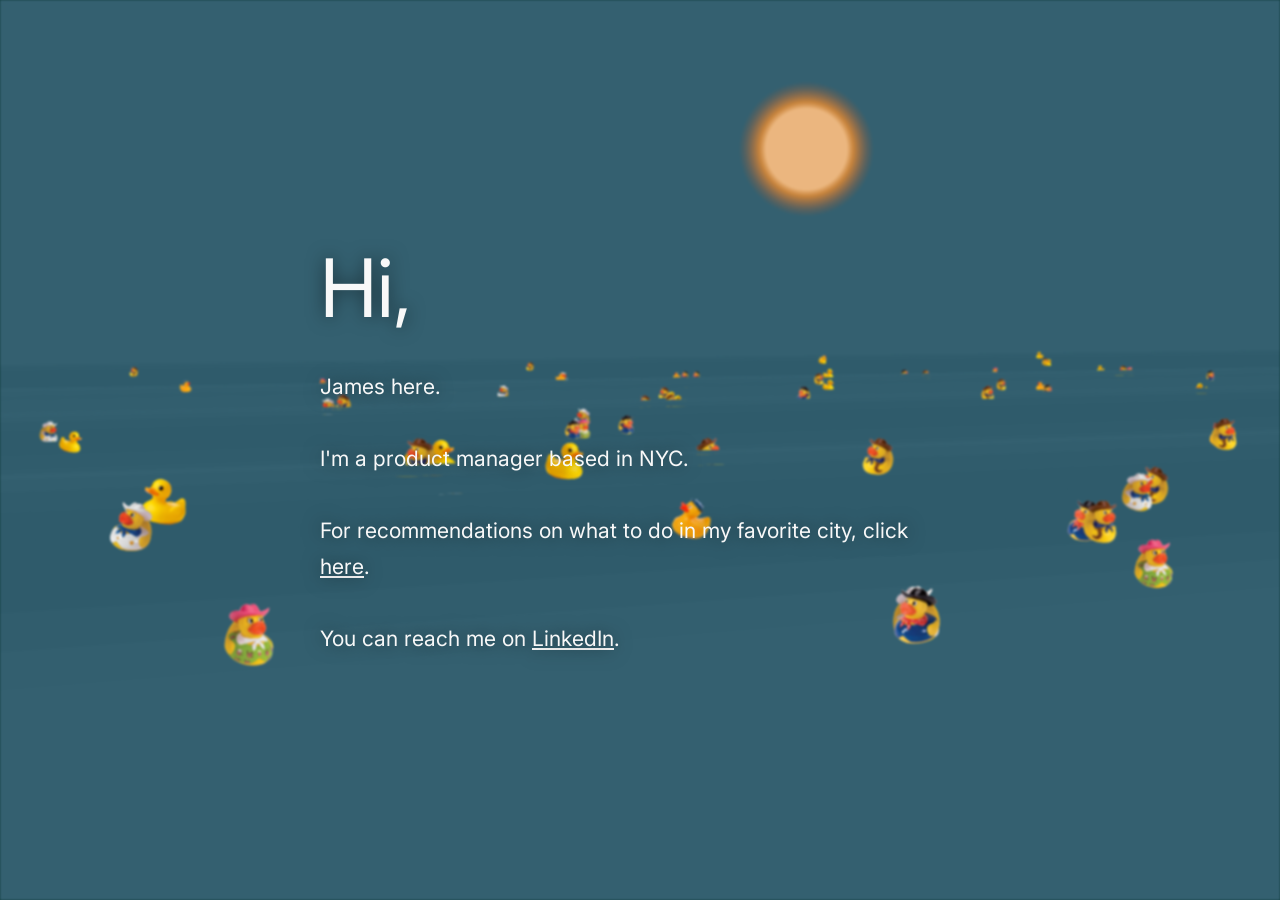
<file: index.html>
<!DOCTYPE html>
<html lang="en">
<head>
  <meta charset="UTF-8">
  <link rel="icon" href="data:image/svg+xml,<svg xmlns=%22http://www.w3.org/2000/svg%22 viewBox=%220 0 100 100%22><text y=%22.9em%22 font-size=%2290%22>🦕</text></svg>">
  <meta name="viewport" content="width=device-width, initial-scale=1">
  <title>James Morton</title>
  <meta name="description" content="James here. I'm a product manager based in NYC. For recommendations on what to do in my favorite city, click here. You can reach me on LinkedIn.">
  <meta property="og:locale" content="en_US">
  <meta property="og:type" content="website">
  <meta property="og:title" content="James Morton">
  <meta property="og:description" content="James here. I'm a product manager based in NYC. For recommendations on what to do in my favorite city, click here. You can reach me on LinkedIn.">
  <meta property="og:url" content="https://morton.nyc/">
  <meta name="twitter:card" content="summary">
  <meta name="twitter:title" content="James Morton">
  <meta name="twitter:description" content="James here. I'm a product manager based in NYC. For recommendations on what to do in my favorite city, click here. You can reach me on LinkedIn.">
  <link rel="canonical" href="https://morton.nyc/">
  <link rel="icon" href="/favicon.svg" type="image/svg+xml">
  <link rel="preconnect" href="https://fonts.googleapis.com">
  <link rel="preconnect" href="https://fonts.gstatic.com" crossorigin>
  <link href="https://fonts.googleapis.com/css2?family=Inter:wght@400;500&display=swap" rel="stylesheet">
  <style>
    *, *::before, *::after {
      box-sizing: border-box;
      margin: 0;
      padding: 0;
    }

    body {
      background-color: #113d3d;
      color: #f8f8f8;
      font-family: "Inter", sans-serif;
      font-size: clamp(1.1rem, 1.1rem + ((1vw - 0.2rem) * 0.375), 1.4rem);
      line-height: 1.7;
      min-height: 100vh;
      display: flex;
      align-items: center;
      justify-content: center;
      padding: 2rem;
      text-shadow: 0 0 18px rgba(0, 0, 0, 0.55);
    }

    main {
      max-width: 640px;
      width: 100%;
    }

    h1 {
      font-weight: 400;
      font-size: clamp(3.2rem, 3.2rem + ((1vw - 0.2rem) * 3.066), 5.653rem);
      line-height: 1.1;
      margin-bottom: calc(16px + 1.5625vw);
    }

    p {
      margin-top: calc(16px + 1.5625vw);
    }

    p:first-of-type {
      margin-top: 0;
    }

    a, a:visited {
      color: #f8f8f8;
      text-decoration: underline;
    }

    a:hover {
      color: #f8f8f8;
      text-decoration: none;
    }

    a:focus {
      text-decoration: underline dashed;
    }

    a:active {
      color: #f8f8f8;
      text-decoration: none;
    }
  </style>
</head>
<body>
  <main>
    <h1>Hi,</h1>
    <p>James here.</p>
    <p>I'm a product manager based in NYC.</p>
    <p>For recommendations on what to do in my favorite city, click <a href="/nyc/">here</a>.</p>
    <p>You can reach me on <a href="https://www.linkedin.com/in/jmorton21" target="_blank" rel="noreferrer noopener">LinkedIn</a>.</p>
  </main>
  <script src="bg.js"></script>
</body>
</html>
</file>
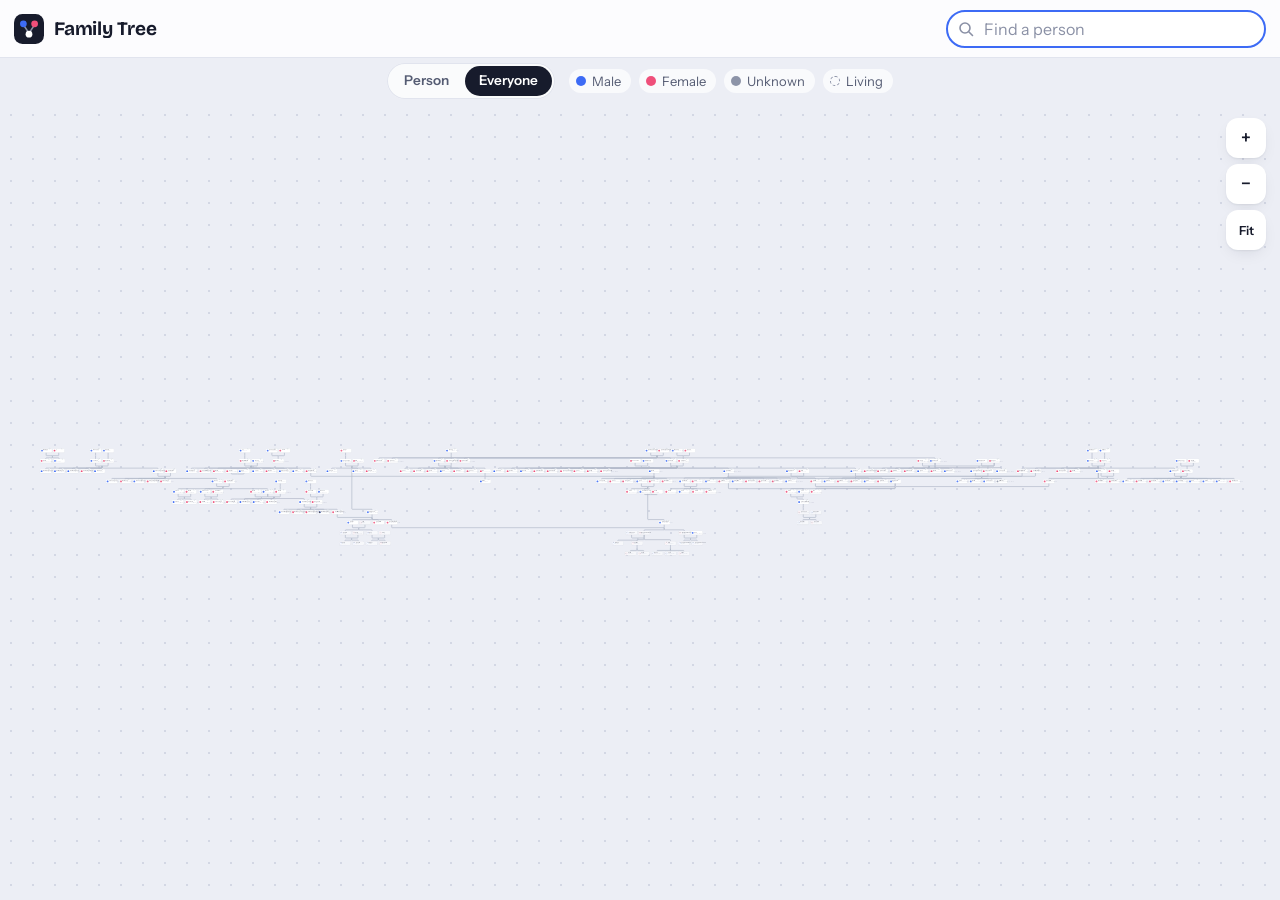
<file: familytree/index.html>
<!DOCTYPE html>
<html lang="en">
<head>
<meta charset="utf-8">
<meta name="viewport" content="width=device-width, initial-scale=1, maximum-scale=1, user-scalable=no, viewport-fit=cover">
<title>Family Tree</title>
<meta name="description" content="An interactive family tree.">
<meta name="robots" content="noindex">
<link rel="icon" href="data:image/svg+xml,%3Csvg xmlns=%27http://www.w3.org/2000/svg%27 viewBox=%270 0 4 4%27%3E%3Crect width=%274%27 height=%274%27 fill=%27%231d2826%27/%3E%3Ccircle cx=%271.2%27 cy=%271.2%27 r=%27.7%27 fill=%27%233d6bf5%27/%3E%3Ccircle cx=%272.8%27 cy=%271.2%27 r=%27.7%27 fill=%27%23ef4f7a%27/%3E%3Ccircle cx=%272%27 cy=%272.9%27 r=%27.7%27 fill=%27%23fff%27/%3E%3C/svg%3E">
<link rel="preconnect" href="https://fonts.googleapis.com">
<link rel="preconnect" href="https://fonts.gstatic.com" crossorigin>
<link href="https://fonts.googleapis.com/css2?family=Bricolage+Grotesque:opsz,wght@12..96,500..700&family=Instrument+Sans:wght@400;500;600&display=swap" rel="stylesheet">
<link rel="stylesheet" href="style.css?v=41">
</head>
<body>
<script>
  // pick the starting view before anything paints, so the toggle doesn't flash Family first
  (function () {
    var h = location.hash.slice(1), v = !h || /^(all|line)(\/|$)/.test(h) ? "all" : "family";
    if (v !== "family") document.body.className = "whole-mode" + (h && h !== "all" ? "" : " no-sheet");
    document.documentElement.dataset.startView = v;
  })();
</script>
<header class="bar">
  <button class="title" id="homeBtn" type="button" title="Back to the whole tree">
    <svg class="logo" viewBox="0 0 32 32" aria-hidden="true">
      <rect width="32" height="32" rx="9" fill="#171b2c"/>
      <path d="M10 11.5 16 20.5 22 11.5" fill="none" stroke="#8a90a5" stroke-width="1.6" stroke-linecap="round"/>
      <circle cx="10" cy="10.5" r="3.6" fill="#3d6bf5"/><circle cx="22" cy="10.5" r="3.6" fill="#ef4f7a"/>
      <circle cx="16" cy="21.5" r="3.6" fill="#fff"/>
    </svg>
    <span class="title-text" id="siteTitle">Family Tree</span>
  </button>
  <div class="search">
    <label for="q" class="sr-only">Find a person</label>
    <svg viewBox="0 0 16 16" aria-hidden="true"><circle cx="7" cy="7" r="5" fill="none" stroke="currentColor" stroke-width="1.6"/><path d="m11 11 3.5 3.5" stroke="currentColor" stroke-width="1.6" stroke-linecap="round"/></svg>
    <input id="q" type="search" placeholder="Find a person" autocomplete="off" spellcheck="false">
    <ul id="results" class="results" role="listbox" hidden></ul>
  </div>
</header>

<div class="subbar">
<div class="views" role="group" aria-label="View">
  <button type="button" data-view="family" aria-pressed="false" title="One person with their parents, grandparents, partner and children">Person</button>
  <button type="button" data-view="all" aria-pressed="false" title="The whole tree, with the selected person's line highlighted">Everyone</button>
</div>
<script>document.querySelector('.views [data-view="' + document.documentElement.dataset.startView + '"]').setAttribute("aria-pressed", "true");</script>
<div class="legend" aria-hidden="true">
  <span><i class="dot m"></i>Male</span>
  <span><i class="dot f"></i>Female</span>
  <span><i class="dot u"></i>Unknown</span>
  <span><i class="dot living"></i>Living</span>
</div>
</div>

<main class="layout">
  <div class="pick-banner" id="pickBanner" role="status" hidden></div>
  <section class="whole" id="wholeView" aria-label="Whole family tree">
    <svg id="wSvg" class="w-svg" role="group" aria-label="All people in the tree. Drag to move, pinch or use the buttons to zoom.">
      <defs>
        <linearGradient id="wGrad" x1="0" y1="0" x2="1" y2="1">
          <stop offset="0" stop-color="#3d6bf5"/><stop offset=".5" stop-color="#9a5cf0"/><stop offset="1" stop-color="#ef4f7a"/>
        </linearGradient>
      </defs>
      <g id="wLayer"></g>
    </svg>
    <div class="w-zoom">
      <button type="button" data-zoom="in" aria-label="Zoom in">+</button>
      <button type="button" data-zoom="out" aria-label="Zoom out">−</button>
      <button type="button" data-zoom="fit" aria-label="Show the whole tree">Fit</button>
    </div>
    <p class="w-hint" id="wHint" hidden></p>
  </section>
  <div class="w-zoom rel-zoom" id="relZoom">
      <button type="button" data-rz="in" aria-label="Zoom in">+</button>
      <button type="button" data-rz="out" aria-label="Zoom out">−</button>
      <button type="button" data-rz="fit" data-zoom="fit" aria-label="Fit the whole path">Fit</button>
    </div>
    <section class="stage" id="stage" aria-label="Family tree">
    <div class="rel-view" id="relView" aria-label="Relationship path">
      <div class="rel-bar" id="relBar"></div>
      <div class="rel-canvas" id="relCanvas"><svg class="wires" id="relWires" aria-hidden="true"></svg></div>
    </div>
    <div class="canvas-wrap" id="canvasWrap">
    <div class="canvas" id="canvas">
      <svg class="wires" id="wires" aria-hidden="true"></svg>
      <div class="gen gp" id="rowGP"></div>
      <div class="gen par" id="rowP"></div>
      <div class="gen focus-row" id="rowF"></div>
      <div class="gen kids" id="rowC"></div>
    </div>
    </div>
  </section>

  <aside class="sheet" id="sheet" aria-label="Person details">
    <button class="grip" id="grip" type="button" aria-expanded="false" aria-controls="sheetBody">
      <span class="grip-bar" aria-hidden="true"></span>
      <span class="sr-only">Show or hide details</span>
    </button>
    <div class="sheet-body" id="sheetBody"></div>
  </aside>
</main>

<section class="viewer" id="viewer" role="dialog" aria-modal="false" aria-labelledby="vName" aria-hidden="true">
  <div class="v-head">
    <div class="v-top">
      <div class="v-who"><strong id="vName"></strong><span id="vSub"></span></div>
      <a class="v-btn" id="vExt" target="_blank" rel="noopener noreferrer">
        <svg viewBox="0 0 16 16" aria-hidden="true"><path d="M9 2h5v5M14 2 7.5 8.5M12 9.5V14H2V4h4.5" fill="none" stroke="currentColor" stroke-width="1.5" stroke-linecap="round" stroke-linejoin="round"/></svg>
        <span>New tab</span>
      </a>
      <button class="v-btn icon" id="vClose" type="button" aria-label="Close record viewer">
        <svg viewBox="0 0 16 16" aria-hidden="true"><path d="m3.5 3.5 9 9m0-9-9 9" stroke="currentColor" stroke-width="1.7" stroke-linecap="round"/></svg>
      </button>
    </div>
    <div class="v-tabs" id="vTabs" role="tablist" aria-label="Records"></div>
  </div>
  <div class="v-shared" id="vShared" hidden></div>
  <div class="v-trans" id="vTrans" hidden></div>
  <div class="v-body" id="vBody"></div>
</section>

<noscript><p class="noscript">This family tree needs JavaScript to display.</p></noscript>
<script src="layout.js?v=3"></script>
<script src="app.js?v=53"></script>
</body>
</html>
</file>
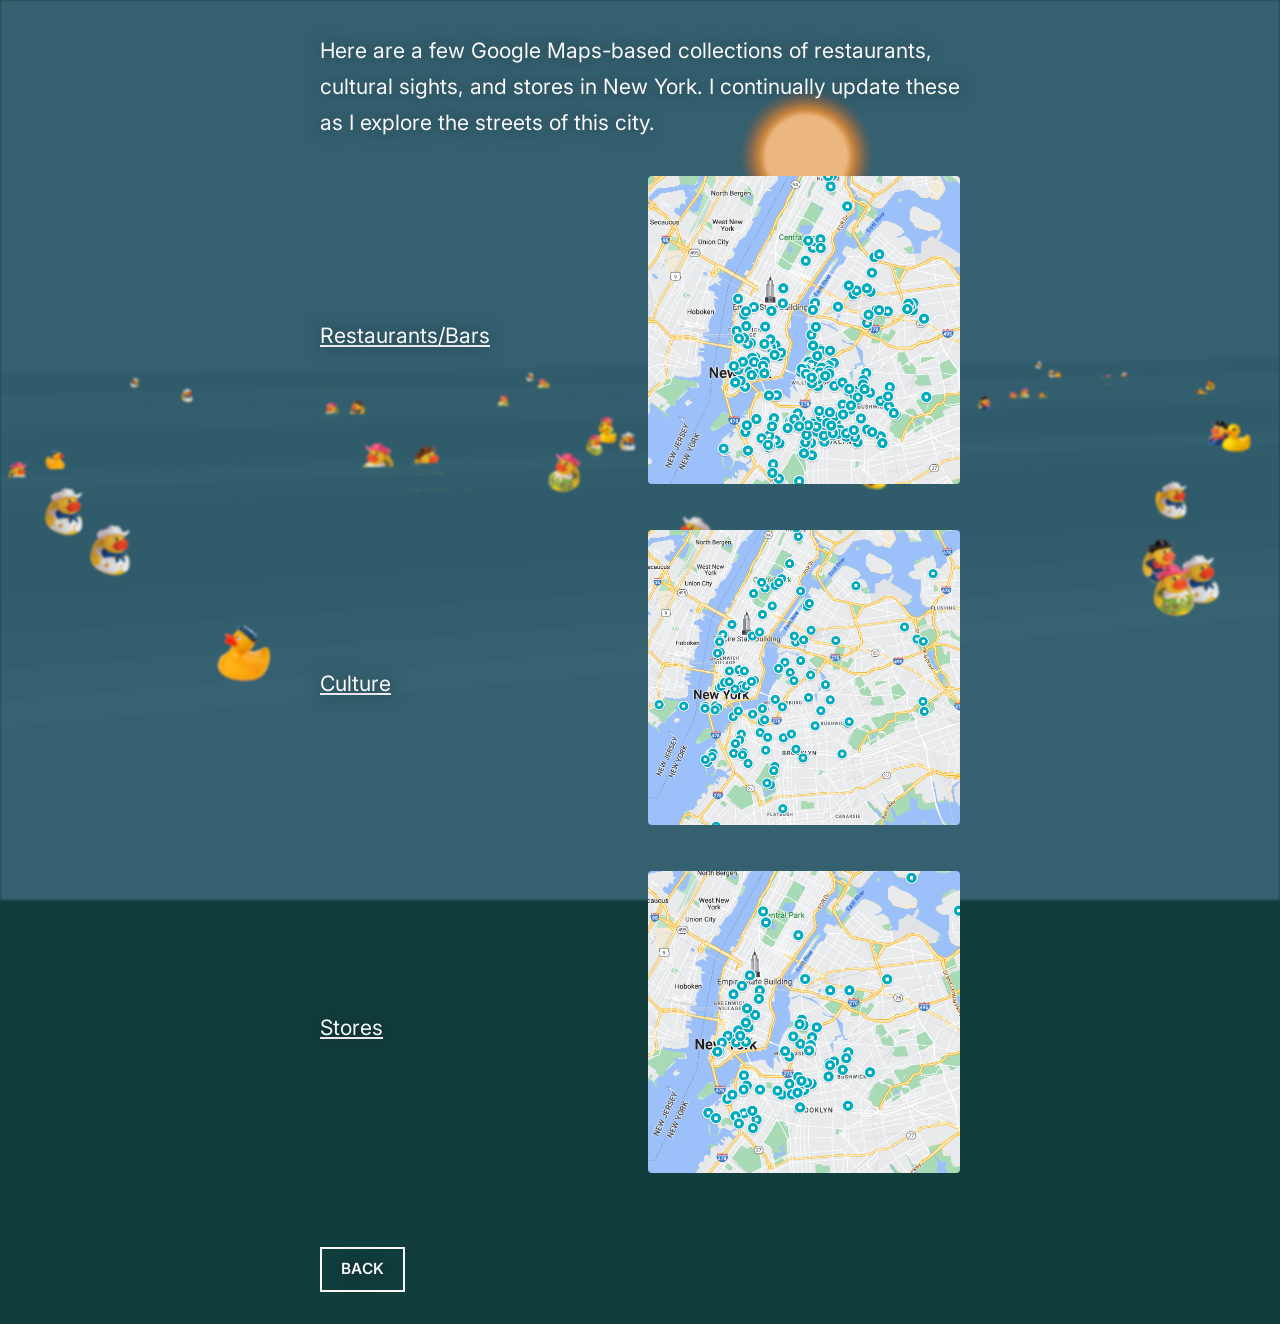
<file: nyc/index.html>
<!DOCTYPE html>
<html lang="en">
<head>
  <meta charset="UTF-8">
  <link rel="icon" href="data:image/svg+xml,<svg xmlns=%22http://www.w3.org/2000/svg%22 viewBox=%220 0 100 100%22><text y=%22.9em%22 font-size=%2290%22>🦕</text></svg>">
  <meta name="viewport" content="width=device-width, initial-scale=1">
  <title>NYC - James Morton</title>
  <meta name="description" content="Google Maps-based collections of restaurants, cultural sights, and stores in New York, curated by James Morton.">
  <meta property="og:locale" content="en_US">
  <meta property="og:type" content="article">
  <meta property="og:title" content="NYC - James Morton">
  <meta property="og:description" content="Google Maps-based collections of restaurants, cultural sights, and stores in New York, curated by James Morton.">
  <meta property="og:url" content="https://morton.nyc/nyc/">
  <link rel="canonical" href="https://morton.nyc/nyc/">
  <link rel="icon" href="/favicon.svg" type="image/svg+xml">
  <link rel="preconnect" href="https://fonts.googleapis.com">
  <link rel="preconnect" href="https://fonts.gstatic.com" crossorigin>
  <link href="https://fonts.googleapis.com/css2?family=Inter:wght@400;500&display=swap" rel="stylesheet">
  <style>
    *, *::before, *::after {
      box-sizing: border-box;
      margin: 0;
      padding: 0;
    }

    body {
      background-color: #113d3d;
      color: #f8f8f8;
      font-family: "Inter", sans-serif;
      font-size: clamp(1.1rem, 1.1rem + ((1vw - 0.2rem) * 0.375), 1.4rem);
      line-height: 1.7;
      min-height: 100vh;
      display: flex;
      align-items: center;
      justify-content: center;
      padding: 2rem;
      text-shadow: 0 0 18px rgba(0, 0, 0, 0.55);
    }

    main {
      max-width: 640px;
      width: 100%;
    }

    p {
      margin-bottom: calc(16px + 1.5625vw);
    }

    a, a:visited {
      color: #f8f8f8;
      text-decoration: underline;
    }

    a:hover {
      color: #f8f8f8;
      text-decoration: none;
    }

    a:focus {
      text-decoration: underline dashed;
    }

    a:active {
      color: #f8f8f8;
      text-decoration: none;
    }

    .category {
      display: grid;
      grid-template-columns: 1fr 1fr;
      align-items: center;
      gap: 1rem;
      margin-bottom: calc(16px + 1.5625vw);
    }

    .category img {
      width: 100%;
      height: auto;
      border-radius: 4px;
    }

    @media (max-width: 600px) {
      .category {
        grid-template-columns: 1fr;
      }
    }

    .back {
      display: inline-block;
      margin-top: calc(8px + 1.5625vw);
      color: #f8f8f8;
      text-decoration: none;
      border: 2px solid #f8f8f8;
      padding: 0.5em 1.25em;
      text-transform: uppercase;
      font-size: clamp(0.85rem, 0.85rem + ((1vw - 0.2rem) * 0.188), 1rem);
      font-weight: 600;
      letter-spacing: 0.01em;
    }

    .back:hover {
      background-color: #f8f8f8;
      border-color: #f8f8f8;
      color: #113d3d;
      text-decoration: none;
    }
  </style>
</head>
<body>
  <main>
    <p>Here are a few Google Maps-based collections of restaurants, cultural sights, and stores in New York. I continually update these as I explore the streets of this city.</p>
    <div class="category">
      <a href="https://maps.app.goo.gl/yHcfVNjfeg61TzTPA" target="_blank" rel="noreferrer noopener">Restaurants/Bars</a>
      <a href="https://maps.app.goo.gl/yHcfVNjfeg61TzTPA" target="_blank" rel="noreferrer noopener"><img src="images/restaurants.png" alt="Map of restaurant and bar recommendations in NYC"></a>
    </div>
    <div class="category">
      <a href="https://maps.app.goo.gl/neK31B2aWmuPXKdy6" target="_blank" rel="noreferrer noopener">Culture</a>
      <a href="https://maps.app.goo.gl/neK31B2aWmuPXKdy6" target="_blank" rel="noreferrer noopener"><img src="images/culture.png" alt="Map of cultural sights in NYC"></a>
    </div>
    <div class="category">
      <a href="https://maps.app.goo.gl/sq2F8dVb5LZ9xkew9" target="_blank" rel="noreferrer noopener">Stores</a>
      <a href="https://maps.app.goo.gl/sq2F8dVb5LZ9xkew9" target="_blank" rel="noreferrer noopener"><img src="images/stores.png" alt="Map of store recommendations in NYC"></a>
    </div>
    <a class="back" href="/">back</a>
  </main>
  <script src="../bg.js"></script>
</body>
</html>
</file>
<file: familytree/style.css>
:root {
  --bg: #eceef5;
  --dot: #d3d7e4;
  --surface: #ffffff;
  --surface-2: #f5f6fa;
  --ink: #171b2c;
  --ink-2: #555c73;
  --ink-3: #8a90a5;
  --line: #e1e4ee;
  --wire: #b4bacb;

  --male: #3d6bf5;
  --male-soft: #e6ecfe;
  --female: #ef4f7a;
  --female-soft: #fde8ee;
  --unknown: #8d94a8;
  --unknown-soft: #eceef3;
  --ring: conic-gradient(from 210deg, var(--male), #9a5cf0, var(--female), #ff9b5a, var(--male));

  --display: "Bricolage Grotesque", "Avenir Next", system-ui, sans-serif;
  --text: "Instrument Sans", "Helvetica Neue", system-ui, sans-serif;

  --col: 184px;
  --node-w: 124px;
  --gp-w: 88px;
  --focus-w: 146px;
  --row-gap: 46px;
  --bar-h: 58px;
  --peek: 156px;
  --r: 16px;
  --shadow: 0 1px 2px rgba(23,27,44,.06), 0 6px 18px -8px rgba(23,27,44,.18);
}
@media (min-width: 560px) {
  :root { --col: 260px; --node-w: 152px; --gp-w: 120px; --focus-w: 180px; --row-gap: 56px; }
}
@media (min-width: 1100px) {
  :root { --col: 300px; --node-w: 164px; --gp-w: 136px; --focus-w: 192px; --row-gap: 64px; }
}

* { box-sizing: border-box; }
html, body { height: 100%; touch-action: manipulation; }
html { -webkit-text-size-adjust: 100%; text-size-adjust: 100%; }
body {
  margin: 0; overflow: hidden;
  background: var(--bg); color: var(--ink);
  font: 400 15.5px/1.45 var(--text);
  -webkit-font-smoothing: antialiased;
  -webkit-tap-highlight-color: transparent;
}
button { font: inherit; color: inherit; }
.sr-only { position: absolute; width: 1px; height: 1px; overflow: hidden; clip: rect(0 0 0 0); white-space: nowrap; }
:focus-visible { outline: 2px solid var(--male); outline-offset: 3px; }

/* ---------- top bar ---------- */
.bar {
  position: relative; z-index: 20; height: var(--bar-h);
  padding: 0 max(14px, env(safe-area-inset-right)) 0 max(14px, env(safe-area-inset-left));
  display: flex; align-items: center; gap: 14px;
  background: rgba(255,255,255,.82);
  backdrop-filter: saturate(1.4) blur(14px); -webkit-backdrop-filter: saturate(1.4) blur(14px);
  border-bottom: 1px solid var(--line);
}
.title { background: none; border: 0; padding: 4px 0; cursor: pointer; display: flex; align-items: center; gap: 10px; min-width: 0; }
.logo { flex: none; width: 30px; height: 30px; }
.title-text { font: 700 19px/1 var(--display); letter-spacing: -.01em; white-space: nowrap; overflow: hidden; text-overflow: ellipsis; }
.search { position: relative; margin-left: auto; width: min(320px, 50vw); }
.search svg { position: absolute; left: 12px; top: 50%; translate: 0 -50%; width: 16px; height: 16px; color: var(--ink-3); pointer-events: none; }
.search input {
  width: 100%; height: 38px; padding: 0 14px 0 36px;
  border: 1px solid transparent; border-radius: 999px;
  background: var(--surface-2); color: var(--ink);
  font: 400 16px var(--text);
  transition: border-color .15s, background .15s;
}
.search input::placeholder { color: var(--ink-3); }
.search input:focus { outline: none; border-color: var(--male); background: var(--surface); }
.results {
  position: absolute; right: 0; top: 46px; width: min(340px, 92vw);
  max-height: 60vh; overflow: auto; margin: 0; padding: 6px; list-style: none;
  background: var(--surface); border: 1px solid var(--line); border-radius: 14px;
  box-shadow: 0 18px 40px -12px rgba(23,27,44,.28);
}
.results li { padding: 8px 10px; border-radius: 10px; cursor: pointer; display: flex; align-items: center; gap: 10px; }
.results li[aria-selected="true"], .results li:hover { background: var(--surface-2); }
.results .yrs { margin-left: auto; color: var(--ink-3); font-size: 13.5px; font-variant-numeric: tabular-nums; }
.results .empty { color: var(--ink-3); cursor: default; }

.subbar {
  height: 46px; display: flex; align-items: center; gap: 14px;
  padding: 0 12px; overflow-x: auto; scrollbar-width: none; white-space: nowrap;
}
.subbar::-webkit-scrollbar { display: none; }
.views { flex: none; display: inline-flex; padding: 3px; gap: 2px; border-radius: 999px; background: rgba(255,255,255,.75); box-shadow: inset 0 0 0 1px var(--line); }
.views button {
  border: 0; background: none; cursor: pointer; height: 30px; padding: 0 14px; border-radius: 999px;
  font-size: 13.5px; font-weight: 600; color: var(--ink-2);
}
.views button[aria-pressed="true"] { background: var(--ink); color: #fff; }
.legend {
  display: flex; gap: 8px; flex-wrap: nowrap; margin-left: auto;
  font-size: 13px; color: var(--ink-2);
}
@media (min-width: 900px) { .legend { margin-left: 0; } .subbar { justify-content: center; } }
.legend span { display: inline-flex; align-items: center; gap: 6px; padding: 3px 10px 3px 7px; border-radius: 999px; background: rgba(255,255,255,.7); }

/* ---------- color dots (gender is color only) ---------- */
.dot { display: inline-block; flex: none; width: 10px; height: 10px; border-radius: 50%; background: var(--unknown); }
.dot.m { background: var(--male); }
.dot.f { background: var(--female); }
.dot.living { background: transparent; box-shadow: inset 0 0 0 1.5px var(--ink-3); outline: 1.5px dashed transparent; }
.dot.living.m { box-shadow: inset 0 0 0 1.5px var(--male); }
.dot.living.f { box-shadow: inset 0 0 0 1.5px var(--female); }
.legend .dot.living { box-shadow: none; border: 1.5px dashed var(--ink-3); }

/* ---------- layout ---------- */
.layout { position: relative; height: calc(100% - var(--bar-h) - 46px); }
.stage {
  position: absolute; inset: 0; overflow: auto; overscroll-behavior: contain;
  padding-bottom: var(--peek);
  background-image: radial-gradient(var(--dot) 1.2px, transparent 1.3px);
  background-size: 22px 22px;
}
.canvas {
  position: relative; width: max-content; min-width: 100%;
  padding: 26px 10px 44px;
  display: flex; flex-direction: column; align-items: center; gap: var(--row-gap);
}
@media (min-width: 560px) { .canvas { padding: 30px 24px 44px; } }
.wires { position: absolute; left: 0; top: 0; width: 100%; height: 100%; pointer-events: none; overflow: visible; }
.wires path { fill: none; stroke: var(--wire); stroke-width: 1.75; stroke-linecap: round; }
.wires path.couple { stroke: var(--ink-3); stroke-width: 2; stroke-dasharray: 0 5; stroke-width: 3; }

.gen { position: relative; z-index: 1; }
.gen:empty { display: none; }
.gp, .par { width: calc(2 * var(--col)); display: grid; grid-template-columns: 1fr 1fr; }
.gp > .side { display: flex; justify-content: center; gap: 6px; }
.par > .side { display: flex; justify-content: center; }
.focus-row { display: flex; justify-content: center; align-items: center; gap: 18px; }
.focus-row > .pad { display: none; }
.focus-row .spouses { display: flex; gap: 12px; }
.focus-row .spouses:empty { display: none; }
@media (min-width: 560px) {
  .focus-row { display: grid; grid-template-columns: 1fr auto 1fr; width: 100%; max-width: calc(2 * var(--col) + 180px); column-gap: 26px; }
  .focus-row > .pad { display: block; }
  .focus-row .spouses, .focus-row .spouses:empty { display: flex; justify-self: start; }
}
.kids { display: flex; gap: 10px; justify-content: center; }
.kids .group { display: flex; gap: 10px; }
.kids .group + .group { margin-left: 22px; }
.row-label { position: absolute; left: 4px; top: -24px; font-size: 12.5px; color: var(--ink-3); white-space: nowrap; }

/* ---------- person cards ---------- */
.node {
  --c: var(--unknown); --c-soft: var(--unknown-soft);
  position: relative; width: var(--node-w);
  padding: 10px 10px 11px;
  display: grid; grid-template-columns: auto 1fr; column-gap: 9px; align-items: start; align-content: start;
  background: var(--surface); text-align: left; cursor: pointer;
  border: 0; border-radius: var(--r);
  box-shadow: var(--shadow);
  transition: transform .18s, box-shadow .18s, opacity .3s ease .1s;
}
.node.m { --c: var(--male); --c-soft: var(--male-soft); }
.node.f { --c: var(--female); --c-soft: var(--female-soft); }
.node:hover { transform: translateY(-2px); box-shadow: 0 2px 4px rgba(23,27,44,.06), 0 14px 28px -10px rgba(23,27,44,.28); }
.node:active { transform: translateY(0); }

.av {
  grid-row: span 3; width: 34px; height: 34px; border-radius: 50%;
  display: grid; place-items: center;
  background: var(--c); color: #fff;
  font: 700 13px/1 var(--display); letter-spacing: .02em;
}
.node .given { font: 600 14.5px/1.15 var(--display); letter-spacing: -.005em; overflow-wrap: break-word; min-width: 0; }
.node .sur { font-size: 13px; color: var(--ink-2); line-height: 1.25; overflow-wrap: break-word; min-width: 0; }
.node .yrs { font-size: 12.5px; color: var(--ink-3); font-variant-numeric: tabular-nums; margin-top: 2px; }
.node .badge {
  grid-column: 1 / -1; justify-self: start; margin-top: 8px;
  display: inline-flex; align-items: center; gap: 4px;
  padding: 2px 8px 2px 6px; border-radius: 999px;
  background: var(--c-soft); color: var(--c);
  font-size: 11.5px; font-weight: 600;
}
.node .badge { white-space: nowrap; }
.node .badge svg { width: 12px; height: 12px; }

.node.living { background: rgba(255,255,255,.55); box-shadow: inset 0 0 0 1.5px var(--line); }
.node.living .av { background: transparent; color: var(--c); box-shadow: inset 0 0 0 2px var(--c); outline: 2px dashed var(--surface); outline-offset: -2px; }
.node.living .given { color: var(--ink-2); font-weight: 500; }

/* phones: avatar sits above the name so names get the full width */
@media (max-width: 559px) {
  .node { grid-template-columns: 1fr; padding: 10px 10px 11px; }
  .node .av { grid-row: auto; width: 28px; height: 28px; font-size: 11.5px; margin-bottom: 7px; }
  .node.focus .av { width: 34px; height: 34px; font-size: 13px; }
}

/* grandparents: compact, avatar on top */
.gp .node { width: var(--gp-w); grid-template-columns: 1fr; padding: 9px 9px 10px; border-radius: 14px; }
.gp .node .av { grid-row: auto; width: 26px; height: 26px; font-size: 11px; margin-bottom: 6px; }
.gp .node .given { font-size: 13px; }
.gp .node .sur { font-size: 12px; white-space: nowrap; overflow: hidden; text-overflow: ellipsis; }
.gp .node .yrs { font-size: 11.5px; }
.gp .node .badge { display: none; }

.ghost {
  width: var(--gp-w); min-height: 74px; display: grid; place-items: center;
  border: 1.5px dashed var(--wire); border-radius: 14px;
  font-size: 12.5px; color: var(--ink-3);
}
.par .ghost { width: var(--node-w); min-height: 60px; border-radius: var(--r); }

/* the focused person: same card layout as the others, a touch larger, with a gradient ring */
.node.focus {
  width: var(--focus-w); padding: 11px 11px 12px; border-radius: 18px;
  border: 2.5px solid transparent;
  background: linear-gradient(var(--surface), var(--surface)) padding-box, var(--ring) border-box;
  box-shadow: 0 2px 4px rgba(23,27,44,.06), 0 16px 32px -14px rgba(23,27,44,.32);
}
.node.focus:hover { transform: none; }
.node.focus .av { width: 40px; height: 40px; font-size: 15px; box-shadow: 0 0 0 3px var(--c-soft); }
.node.focus.living .av { box-shadow: inset 0 0 0 2px var(--c), 0 0 0 3px var(--c-soft); }
.node.focus .given { font-size: 16.5px; font-weight: 700; letter-spacing: -.01em; }
.node.focus .sur { font-size: 14px; }
.node.focus .yrs { font-size: 13px; }
.node.focus .badge { font-size: 12px; }
.node.focus.living { background: linear-gradient(var(--surface), var(--surface)) padding-box, var(--ring) border-box; box-shadow: 0 22px 44px -16px rgba(23,27,44,.35); }

/* ---------- details sheet ---------- */
.sheet {
  position: fixed; left: 0; right: 0; bottom: 0; z-index: 15;
  height: var(--peek-fit, var(--peek));
  background: var(--surface);
  box-shadow: 0 -12px 40px -10px rgba(23,27,44,.28);
  border-radius: 22px 22px 0 0;
  display: flex; flex-direction: column;
  transition: height .3s cubic-bezier(.2,.8,.2,1);
  padding-bottom: env(safe-area-inset-bottom);
}
.sheet.open { height: min(80vh, calc(100% - 90px)); }
.grip { flex: none; height: 24px; border: 0; background: none; cursor: pointer; display: grid; place-items: center; }
.grip-bar { width: 40px; height: 5px; border-radius: 3px; background: var(--line); }
.sheet-body { flex: 1; overflow: auto; padding: 0 20px 30px; overscroll-behavior: contain; }
.sheet:not(.open) .sheet-body { overflow: hidden; }

.who { display: flex; align-items: center; gap: 14px; cursor: pointer; }
.who .av { width: 52px; height: 52px; font-size: 18px; flex: none; }
.who .av.living { background: transparent; color: var(--c); box-shadow: inset 0 0 0 2px var(--c); }
.who h1 { margin: 0; font: 700 23px/1.1 var(--display); letter-spacing: -.015em; }
.who .nick { font-size: 14.5px; color: var(--ink-2); }
.lifespan { margin: 3px 0 0; color: var(--ink-2); font-size: 14.5px; font-variant-numeric: tabular-nums; }
.peek-hint { margin: 12px 0 0; display: inline-flex; align-items: center; gap: 6px; font-size: 13.5px; font-weight: 600; color: var(--male); }
.peek-hint svg { width: 15px; height: 15px; }
.sheet.open .peek-hint { display: none; }

.facts { margin: 18px 0 0; padding: 12px 14px; display: grid; grid-template-columns: fit-content(8.5em) minmax(0, 1fr); gap: 6px 14px; font-size: 14.5px; background: var(--surface-2); border-radius: 14px; }
.facts dt { color: var(--ink-3); overflow-wrap: anywhere; hyphens: auto; }
.facts dd { margin: 0; }

.sheet h2 { margin: 24px 0 10px; font: 700 15px var(--display); letter-spacing: -.005em; display: flex; align-items: baseline; gap: 8px; }
.sheet h2 .count { font: 600 12px var(--text); color: var(--ink-3); }

.records { list-style: none; margin: 0; padding: 0; display: grid; gap: 8px; }
.rec { display: flex; align-items: stretch; border-radius: 14px; background: var(--surface-2); overflow: hidden; }
.rec-open {
  flex: 1; min-width: 0; display: flex; align-items: center; gap: 12px;
  padding: 10px 12px; border: 0; background: none; cursor: pointer; text-align: left;
}
.rec-open:hover { background: #eceef6; }
.site-badge {
  flex: none; width: 34px; height: 34px; border-radius: 10px;
  display: grid; place-items: center; font: 700 12px var(--display); color: #fff;
}
.rec-text { min-width: 0; display: flex; flex-direction: column; }
.rec .site { font-weight: 600; font-size: 14.5px; }
.rec .ctx { font-size: 13px; color: var(--ink-2); white-space: nowrap; overflow: hidden; text-overflow: ellipsis; }
.rec-ext { flex: none; width: 44px; display: grid; place-items: center; color: var(--ink-3); border-left: 1px solid var(--line); }
.rec-ext:hover { color: var(--ink); background: #eceef6; }
.rec-ext svg { width: 16px; height: 16px; }
.rel-head { color: var(--ink-2); }
.records.related .rec { background: transparent; border: 1px solid var(--line); }
.records.related .rec .site { font-weight: 500; color: var(--ink-2); }

.notes { margin: 0; padding: 0; list-style: none; display: grid; gap: 8px; }
.notes li { white-space: pre-line; font-size: 14.5px; color: var(--ink-2); padding: 10px 12px; background: var(--surface-2); border-radius: 12px; }

.kin { display: grid; grid-template-columns: auto 1fr; gap: 10px 14px; margin: 0; font-size: 14.5px; }
.kin dt { color: var(--ink-3); padding-top: 6px; }
.kin dd { margin: 0; display: flex; flex-wrap: wrap; gap: 6px; }
.chip {
  display: inline-flex; align-items: center; gap: 7px;
  padding: 5px 11px 5px 8px; border: 0; border-radius: 999px;
  background: var(--surface-2); cursor: pointer; font-size: 14px;
}
.chip:hover { background: #e3e6f0; }
.chip.living { color: var(--ink-2); background: transparent; box-shadow: inset 0 0 0 1px var(--line); }

.private-note { margin: 16px 0 0; padding: 12px 14px; background: var(--surface-2); border-radius: 12px; color: var(--ink-2); font-size: 14.5px; }
.foot { margin-top: 26px; font-size: 12.5px; color: var(--ink-3); }

@media (min-width: 900px) {
  :root { --peek: 0px; }
  :root { --sheet-w: 440px; }
  .layout { display: grid; grid-template-columns: 1fr var(--sheet-w); grid-template-rows: minmax(0, 1fr); }
  .stage { position: relative; inset: auto; padding-bottom: 0; }
  .sheet, .sheet.open {
    position: relative; height: auto; margin: 0 14px 14px 0; border-radius: 22px;
    box-shadow: var(--shadow); transition: none; min-height: 0;
  }
  .grip, .peek-hint { display: none; }
  .sheet-body, .sheet:not(.open) .sheet-body { overflow: auto; padding: 24px 24px 36px; }
  .who { cursor: default; }
}

@media (min-width: 1300px) { :root { --sheet-w: 540px; } }
@media (min-width: 1800px) { :root { --sheet-w: 600px; } }

/* ---------- record viewer ---------- */
.viewer-backdrop {
  position: fixed; inset: 0; z-index: 40; background: rgba(23,27,44,.38);
  opacity: 0; pointer-events: none; transition: opacity .25s;
}
.viewer-backdrop.show { opacity: 1; pointer-events: auto; }
.viewer {
  position: fixed; z-index: 41; top: 0; right: 0; bottom: 0;
  /* leaves part of the tree visible beside it, which stays scrollable and draggable */
  width: min(880px, 62vw);
  background: var(--surface); display: flex; flex-direction: column;
  box-shadow: -30px 0 60px -20px rgba(23,27,44,.4);
  transform: translateX(104%); transition: transform .34s cubic-bezier(.2,.8,.2,1);
  visibility: hidden;
}
.viewer.show { transform: none; visibility: visible; }
@media (max-width: 900px) { .viewer { width: min(100vw, 640px); } }
@media (max-width: 720px) { .viewer { width: 100vw; } }

.v-head { flex: none; padding: 12px 14px 0 18px; border-bottom: 1px solid var(--line); }
.v-top { display: flex; align-items: center; gap: 12px; min-height: 40px; }
.v-who { min-width: 0; flex: 1; }
.v-who strong { display: block; font: 700 17px/1.15 var(--display); white-space: nowrap; overflow: hidden; text-overflow: ellipsis; }
.v-who span { font-size: 13px; color: var(--ink-2); }
.v-btn {
  flex: none; height: 36px; padding: 0 12px; border-radius: 999px; border: 0;
  display: inline-flex; align-items: center; gap: 6px;
  background: var(--surface-2); color: var(--ink); text-decoration: none; font-size: 14px; font-weight: 500; cursor: pointer;
}
.v-btn:hover { background: #e3e6f0; }
.v-btn svg { width: 16px; height: 16px; }
.v-btn.icon { width: 36px; padding: 0; justify-content: center; }
.v-tabs { display: flex; gap: 6px; overflow-x: auto; padding: 12px 0 12px; scrollbar-width: none; }
.v-tabs::-webkit-scrollbar { display: none; }
.v-tab {
  flex: none; display: inline-flex; align-items: center; gap: 8px; max-width: 260px;
  padding: 6px 12px 6px 6px; border-radius: 999px; border: 0; cursor: pointer;
  background: var(--surface-2); font-size: 13.5px; color: var(--ink-2);
}
.v-tab .site-badge { width: 24px; height: 24px; border-radius: 50%; font-size: 10px; }
.v-tab span:last-child { white-space: nowrap; overflow: hidden; text-overflow: ellipsis; }
.v-tab[aria-selected="true"] { background: var(--ink); color: #fff; }
.v-body { position: relative; flex: 1; background: var(--surface-2); }
.v-body iframe { position: absolute; inset: 0; width: 100%; height: 100%; border: 0; background: #fff; }
.v-loading {
  position: absolute; inset: 0; display: grid; place-items: center; color: var(--ink-3); font-size: 14px;
}
.v-loading::before {
  content: ""; width: 28px; height: 28px; margin-bottom: 40px; border-radius: 50%;
  border: 3px solid var(--line); border-top-color: var(--male);
  animation: spin .8s linear infinite;
}
@keyframes spin { to { transform: rotate(360deg); } }
.v-fallback {
  position: absolute; inset: 0; display: grid; place-content: center; justify-items: center; gap: 14px;
  padding: 24px; text-align: center;
}
.v-fallback .site-badge { width: 56px; height: 56px; border-radius: 16px; font-size: 18px; }
.v-fallback h3 { margin: 0; font: 700 20px var(--display); }
.v-fallback p { margin: 0; max-width: 40ch; color: var(--ink-2); }
.v-fallback .v-btn { height: 42px; padding: 0 18px; background: var(--ink); color: #fff; }
.v-fallback .v-btn:hover { background: #2b3047; }

/* ---------- relationship between two people ---------- */
.who .rel-start {
  margin-left: auto; align-self: flex-start; flex: none;
  display: inline-flex; align-items: center; gap: 6px;
  height: 34px; padding: 0 12px; border: 0; border-radius: 999px; cursor: pointer;
  background: var(--ink); color: #fff; font-size: 13.5px; font-weight: 600;
}
.who .rel-start:hover { background: #2b3047; }
.who .rel-start svg { width: 15px; height: 15px; }

.pick-banner {
  position: absolute; top: 10px; left: 50%; translate: -50% 0; z-index: 30;
  width: min(560px, calc(100vw - 24px));
  display: flex; align-items: center; gap: 12px;
  padding: 10px 10px 10px 16px; border-radius: 16px;
  background: var(--ink); color: #fff; font-size: 14.5px;
  box-shadow: 0 16px 36px -14px rgba(23,27,44,.55);
}
.pick-banner[hidden] { display: none; }
.pick-banner span { flex: 1; }
.pick-banner .rel-btn { background: rgba(255,255,255,.14); color: #fff; }
.pick-banner .rel-btn:hover { background: rgba(255,255,255,.24); }
@media (min-width: 900px) { .pick-banner { left: calc((100% - var(--sheet-w) - 14px) / 2); } }

.rel-view { display: none; }
body.rel-mode .rel-view { display: block; width: max-content; padding: 60vh 60vw; }
body.rel-mode .rel-canvas { min-width: 0; }  /* sized to its cards, so zooming scales around the cursor without re-centering */
/* Person view canvas: wide margins so it can always be moved, like the comparison view */
.canvas-wrap { width: max-content; padding: 60vh 60vw; }
.canvas-wrap .canvas { min-width: 0; }
body.rel-mode .canvas-wrap { display: none; }
.stage { cursor: grab; scrollbar-width: none; }
.stage::-webkit-scrollbar { display: none; }
.stage.panning { cursor: grabbing; user-select: none; -webkit-user-select: none; }
body.rel-mode .canvas { display: none; }
.rel-bar:empty { display: none; }
.rel-who .rel-swap { margin-left: auto; flex: none; box-shadow: inset 0 0 0 1px var(--line); }
.rel-who .rel-swap + .sheet-close { margin-left: 0; }
.rel-bar { position: sticky; top: 0; left: 0; z-index: 4; width: fit-content; display: flex; gap: 8px; padding: 12px 12px 0; }
.rel-btn {
  display: inline-flex; align-items: center; gap: 6px; height: 34px; padding: 0 13px;
  border: 0; border-radius: 999px; cursor: pointer;
  background: var(--surface); color: var(--ink); font-size: 14px; font-weight: 500;
  box-shadow: var(--shadow);
}
.rel-btn:hover { background: var(--surface-2); }
.rel-btn svg { width: 15px; height: 15px; }
.rel-canvas {
  position: relative; display: grid; gap: var(--row-gap) 22px;
  justify-content: center; align-items: center; justify-items: center; column-gap: 34px;
  width: max-content; min-width: 100%; padding: 28px 16px 48px;
}
.rel-canvas .node { position: relative; z-index: 1; }
.rel-canvas .node.endpoint {
  border: 2.5px solid transparent;
  background: linear-gradient(var(--surface), var(--surface)) padding-box, var(--ring) border-box;
}
.end-tag {
  position: absolute; top: -11px; left: -9px; z-index: 2;
  width: 24px; height: 24px; border-radius: 50%; display: grid; place-items: center;
  background: var(--ink); color: #fff; font: 700 12px/1 var(--display);
  box-shadow: 0 0 0 3px var(--bg);
}
.rel-canvas .wires path.rel-path { stroke: url(#relGrad); stroke-width: 3.5; }
.rel-canvas .wires path.rel-dots { stroke: #9a5cf0; stroke-width: 3.5; stroke-dasharray: 0 7; }
.rel-empty { padding: 60px 24px; max-width: 46ch; text-align: center; color: var(--ink-2); }

.rel-who { align-items: flex-start; flex-wrap: wrap; }
.rel-who .rel-hint { flex-basis: 100%; margin-top: 0; white-space: nowrap; }
.pair { display: flex; flex: none; }
.pair .av { width: 40px; height: 40px; font-size: 14px; box-shadow: 0 0 0 3px var(--surface); }
.pair .av.living { box-shadow: inset 0 0 0 2px var(--c), 0 0 0 3px var(--surface); background: var(--surface); }
.pair .av + .av { margin-left: -12px; }
.eyebrow { margin: 0 0 2px; font-size: 13px; color: var(--ink-3); }
.rel-title { font: 700 22px/1.15 var(--display) !important; letter-spacing: -.015em; }
.rel-sentence { margin: 16px 0 0; font-size: 15.5px; }
.rel-sentence.muted { margin-top: 6px; color: var(--ink-2); font-size: 14.5px; }
.rel-common { margin: 14px 0 0; padding: 10px 14px; background: var(--surface-2); border-radius: 12px; font-size: 14px; color: var(--ink-2); }
.steps { margin: 0; padding: 0; list-style: none; counter-reset: s; display: grid; gap: 6px; }
.steps li { counter-increment: s; display: flex; align-items: flex-start; gap: 4px 8px; font-size: 14px; color: var(--ink-2); }
.steps li::before {
  content: counter(s); width: 22px; height: 22px; flex: none; border-radius: 50%;
  display: grid; place-items: center; background: var(--surface-2); color: var(--ink-3); font-size: 12px; font-weight: 600;
}
.steps li > span { flex: 1; min-width: 0; color: var(--ink-2); }
.chip.plain { display: inline; padding: 0; background: none; border-radius: 0; font: inherit; font-weight: 600; color: var(--ink); text-decoration: underline; text-decoration-color: var(--line); text-underline-offset: 3px; }
.chip.plain:hover { background: none; text-decoration-color: var(--ink-3); }
.rel-actions { margin-top: 22px; display: flex; flex-wrap: wrap; gap: 6px; }

/* ---------- motion ---------- */
.canvas.entering .node:not(.keep), .canvas.entering .ghost,
.canvas.entering .row-label, .canvas.entering .wires { opacity: 0; }
.ghost, .row-label, .wires { transition: opacity .3s ease .1s; }
@media (prefers-reduced-motion: reduce) {
  *, *::before, *::after { transition: none !important; animation: none !important; }
}
.noscript { padding: 24px; }
@media (max-width: 559px) {
  .rel-canvas { column-gap: 10px; padding: 26px 8px 40px; }
  .rel-canvas .node { width: 106px; }
}

.node.living .av { font-size: 10.5px; letter-spacing: 0; }
.node.focus.living .av { font-size: 13px; }

/* ---------- shared records ---------- */
.shared-line {
  display: inline-flex; align-items: center; gap: 5px; margin-top: 3px;
  font-size: 12.5px; font-weight: 600; color: #7a4fd6;
}
.shared-line svg { width: 13px; height: 13px; flex: none; align-self: flex-start; margin-top: 2px; }
.rec .shared-line { white-space: normal; }
.v-tab .tab-shared { display: inline-flex; flex: none; }
.v-tab .tab-shared svg { width: 13px; height: 13px; }
.v-shared {
  flex: none; padding: 12px 18px 14px; border-bottom: 1px solid var(--line);
  background: linear-gradient(90deg, rgba(61,107,245,.06), rgba(239,79,122,.06));
}
.v-shared[hidden] { display: none; }
.vs-title { margin: 0 0 8px; display: flex; align-items: center; gap: 6px; font-size: 13.5px; font-weight: 600; color: #7a4fd6; }
.vs-title svg { width: 15px; height: 15px; }
.vs-people { display: flex; flex-wrap: wrap; gap: 6px; }
.vs-people .chip { background: var(--surface); box-shadow: inset 0 0 0 1px var(--line); }
.vs-rel { color: var(--ink-3); font-size: 13px; }
.vs-why { margin: 8px 0 0; font-size: 13.5px; color: var(--ink-2); max-width: 75ch; }
@media (max-width: 720px) { .v-shared { max-height: 34vh; overflow: auto; } }

/* ---------- descendant count on child cards ---------- */
.node .desc { grid-column: 1 / -1; margin-top: 6px; font-size: 12px; color: var(--ink-3); }
.node .desc::before { content: "↓ "; }
.node .desc.anc::before { content: "↑ "; }

/* ---------- whole tree view ---------- */
.whole { display: none; position: absolute; inset: 0; overflow: hidden;
  background-image: radial-gradient(var(--dot) 1.2px, transparent 1.3px); background-size: 22px 22px; }
body.whole-mode .whole { display: block; }
body.whole-mode .stage { display: none; }
@media (min-width: 900px) {
  .stage, .whole { grid-area: 1 / 1; }
  .whole { position: relative; inset: auto; }
}
.w-svg { width: 100%; height: 100%; display: block; touch-action: none; cursor: grab; user-select: none; -webkit-user-select: none; }
.w-svg:active { cursor: grabbing; }
.w-edges path { fill: none; stroke: var(--wire); stroke-width: var(--sw, 1.6px); }
.w-fam { fill: var(--surface); stroke: var(--wire); stroke-width: 1.6; }
.w-node { cursor: pointer; }
.w-node:focus { outline: none; }
.w-node:focus-visible .w-card { stroke: var(--male); stroke-width: 2; }
.w-card { fill: var(--surface); stroke: var(--line); stroke-width: 1; filter: drop-shadow(0 2px 4px rgba(23,27,44,.08)); }
.w-node.living .w-card { fill: #f7f8fb; stroke: var(--wire); stroke-dasharray: 4 3; }
.w-av { fill: var(--unknown); }
.w-node.m .w-av { fill: var(--male); }
.w-node.f .w-av { fill: var(--female); }
.w-node.living .w-av { fill: var(--surface); stroke-width: 2; stroke: var(--unknown); stroke-dasharray: 3 2.5; }
.w-node.living.m .w-av { stroke: var(--male); }
.w-node.living.f .w-av { stroke: var(--female); }
.w-ini { font: 700 11px var(--display); fill: #fff; pointer-events: none; }
.w-node.living .w-ini { fill: var(--ink-2); }
.w-name { font: 600 14px var(--display); fill: var(--ink); pointer-events: none; }
.w-sub { font: 400 12px var(--text); fill: var(--ink-3); pointer-events: none; }
.w-node:hover .w-card { stroke: var(--ink-3); }

/* selection: everything else fades back */
.w-svg .w-node, .w-svg .w-edges path, .w-svg .w-fam { transition: opacity .25s; }
/* nothing fades: the selected line is drawn thicker and in purple on top */
.w-svg.has-sel .w-edges path.hi { stroke: #8a5cf0; stroke-width: var(--sw-hi, 3.5px); }
.w-svg.has-sel .w-fam.hi { fill: #8a5cf0; stroke: #8a5cf0; }
.w-node.sel .w-card { stroke: #8a5cf0; stroke-width: 3; }

.w-zoom { position: absolute; right: 14px; top: 14px; display: flex; flex-direction: column; gap: 6px; z-index: 3; }
.w-zoom button {
  width: 40px; height: 40px; border: 0; border-radius: 12px; cursor: pointer;
  background: var(--surface); box-shadow: var(--shadow); font: 600 18px var(--text); color: var(--ink);
}
.w-zoom button[data-zoom="fit"] { font-size: 12.5px; }
.w-zoom button:hover { background: var(--surface-2); }
.w-hint { position: absolute; left: 50%; top: 40%; translate: -50% 0; margin: 0; padding: 10px 16px; border-radius: 12px; background: var(--surface); box-shadow: var(--shadow); color: var(--ink-2); font-size: 14px; }
.w-hint[hidden] { display: none; }
.whole-note { margin: 14px 0 0; font-size: 14px; color: var(--ink-2); }
.rel-btn.whole-back { margin-top: 12px; box-shadow: inset 0 0 0 1px var(--line); }
.w-only { position: absolute; left: 14px; top: 14px; z-index: 3; }
.w-only[hidden] { display: none; }

/* details panel: close button, and no panel in the whole tree when nobody is selected */
.sheet-close {
  flex: none; align-self: flex-start; width: 34px; height: 34px; border: 0; border-radius: 50%; cursor: pointer;
  display: grid; place-items: center; background: var(--surface-2); color: var(--ink-2);
}
.who .rel-start + .sheet-close { margin-left: -6px; }
.who > .sheet-close:first-of-type:not(.rel-start + .sheet-close) { margin-left: auto; }
.sheet-close:hover { background: #e3e6f0; color: var(--ink); }
.sheet-close svg { width: 15px; height: 15px; }
.who > div { min-width: 0; }
.who .rel-start { gap: 5px; padding: 0 11px; }
body.no-sheet .sheet { display: none; }
@media (min-width: 900px) {
  body.no-sheet .layout { grid-template-columns: 1fr; }
}
.whole-actions { display: flex; flex-wrap: wrap; gap: 8px; align-items: center; margin-top: 12px; }
.whole-actions .rel-start {
  display: inline-flex; align-items: center; gap: 6px; height: 36px; padding: 0 14px; border: 0; border-radius: 999px; cursor: pointer;
  background: var(--ink); color: #fff; font-size: 14px; font-weight: 600;
}
.whole-actions .rel-start svg { width: 15px; height: 15px; }
.whole-actions .whole-back { margin-top: 0; height: 36px; }
.who > .sheet-close { margin-left: auto; }

/* first visit: point people at the search box */
@keyframes search-attn { 0%, 100% { box-shadow: 0 0 0 0 rgba(61,107,245,.35); } 50% { box-shadow: 0 0 0 6px rgba(61,107,245,0); } }
body.whole-mode.no-sheet:not(.searched) .search input {
  border: 2px solid var(--male); background: var(--surface);
  animation: search-attn 1.8s ease-out 4;
}

/* Compare: a round icon button in the name row on phones, so it shows while the panel is collapsed */
@media (max-width: 899px) {
  .who .rel-start { width: 38px; height: 38px; padding: 0; justify-content: center; border-radius: 50%; }
  .who .rel-start svg { width: 17px; height: 17px; }
  .who .rel-start span { position: absolute; width: 1px; height: 1px; overflow: hidden; clip-path: inset(50%); white-space: nowrap; }
  .who .rel-start + .sheet-close { margin-left: 0; width: 38px; height: 38px; }
  .whole-actions .rel-start { display: none; }
}
@media (min-width: 900px) {
  body.whole-mode .who .rel-start { display: none; }
  body.whole-mode .who .rel-start + .sheet-close { margin-left: auto; }  /* Compare is hidden here, so the X takes the right edge */
}

/* collapsed panel on phones: sized to the name row, nothing half-shown below it */
@media (max-width: 899px) {
  .sheet:not(.open) .sheet-body > .who ~ * { visibility: hidden; }
}

/* "Clear comparison" sits above the overlapping pair of avatars: give it room */
.sheet-body > .whole-back:first-child { display: inline-flex; margin: 4px 0 18px; }

/* zoom buttons for the comparison path (Family view) */
.rel-zoom { display: none; position: fixed; top: 118px; right: 14px; z-index: 6; }
body:not(.whole-mode) .rel-zoom { display: flex; }
@media (min-width: 900px) { .rel-zoom { right: calc(var(--sheet-w) + 28px); } }

/* the person whose details are open during a comparison */
.rel-canvas .node.picked { outline: 3px solid #8a5cf0; outline-offset: 3px; }
.w-node.picked .w-card { stroke: #8a5cf0; stroke-width: 3; }

/* portraits from Gramps */
.av.has-photo { position: relative; overflow: hidden; }
.av.has-photo img { position: absolute; inset: 0; width: 100%; height: 100%; object-fit: cover; border-radius: inherit; }
/* record-count pill on whole-tree cards */
.w-badge rect { fill: var(--surface); stroke: var(--line); stroke-width: 1; }
.w-badge path { fill: none; stroke: var(--ink-3); stroke-width: 1.3; stroke-linejoin: round; stroke-linecap: round; }
.w-badge text { font: 600 11px var(--text); fill: var(--ink-2); }
.w-badge { pointer-events: none; }

/* scans stored on this site */
.v-scan { height: 100%; overflow: auto; background: #f4f5f8; display: flex; justify-content: center; align-items: flex-start; padding: 16px; }
.v-scan img { max-width: 100%; height: auto; box-shadow: 0 2px 10px rgba(23,27,44,.15); background: #fff; }

/* transcript of a cited record, above the scan */
.v-trans { border-bottom: 1px solid var(--line); background: var(--surface); max-height: 40vh; overflow: auto; flex: none; }
.v-trans[hidden] { display: none; }
.vt-toggle { display: flex; align-items: center; gap: 6px; width: 100%; padding: 10px 20px; border: 0; background: none;
  font: 600 13px var(--text); color: var(--ink-2); cursor: pointer; text-align: left; position: sticky; top: 0; background: var(--surface); }
.vt-toggle::before { content: "▸"; display: inline-block; transition: transform .15s; }
.vt-toggle[aria-expanded="true"]::before { transform: rotate(90deg); }
.vt-body { padding: 0 20px 14px; }
.vt-body h4 { margin: 10px 0 4px; font: 600 11.5px var(--text); letter-spacing: .04em; text-transform: uppercase; color: var(--ink-3); }
.vt-src { margin: 0; font-size: 12.5px; color: var(--ink-3); }
.vt-sum { margin: 0; font-size: 14px; line-height: 1.5; color: var(--ink); white-space: pre-line; }
.vt-orig { margin: 0; font: 14px/1.6 Georgia, "Times New Roman", serif; color: var(--ink); white-space: pre-wrap; background: var(--surface-2); padding: 10px 12px; border-radius: 8px; }
@media (max-width: 720px) { .v-trans { max-height: 45vh; } }

/* keep record tabs pill-height when the transcript panel is shown */
.v-head { flex: none; }
.v-tabs { align-items: center; }
.v-tab > span:not(.site-badge):not(.tab-shared) { white-space: nowrap; overflow: hidden; text-overflow: ellipsis; }
</file>
